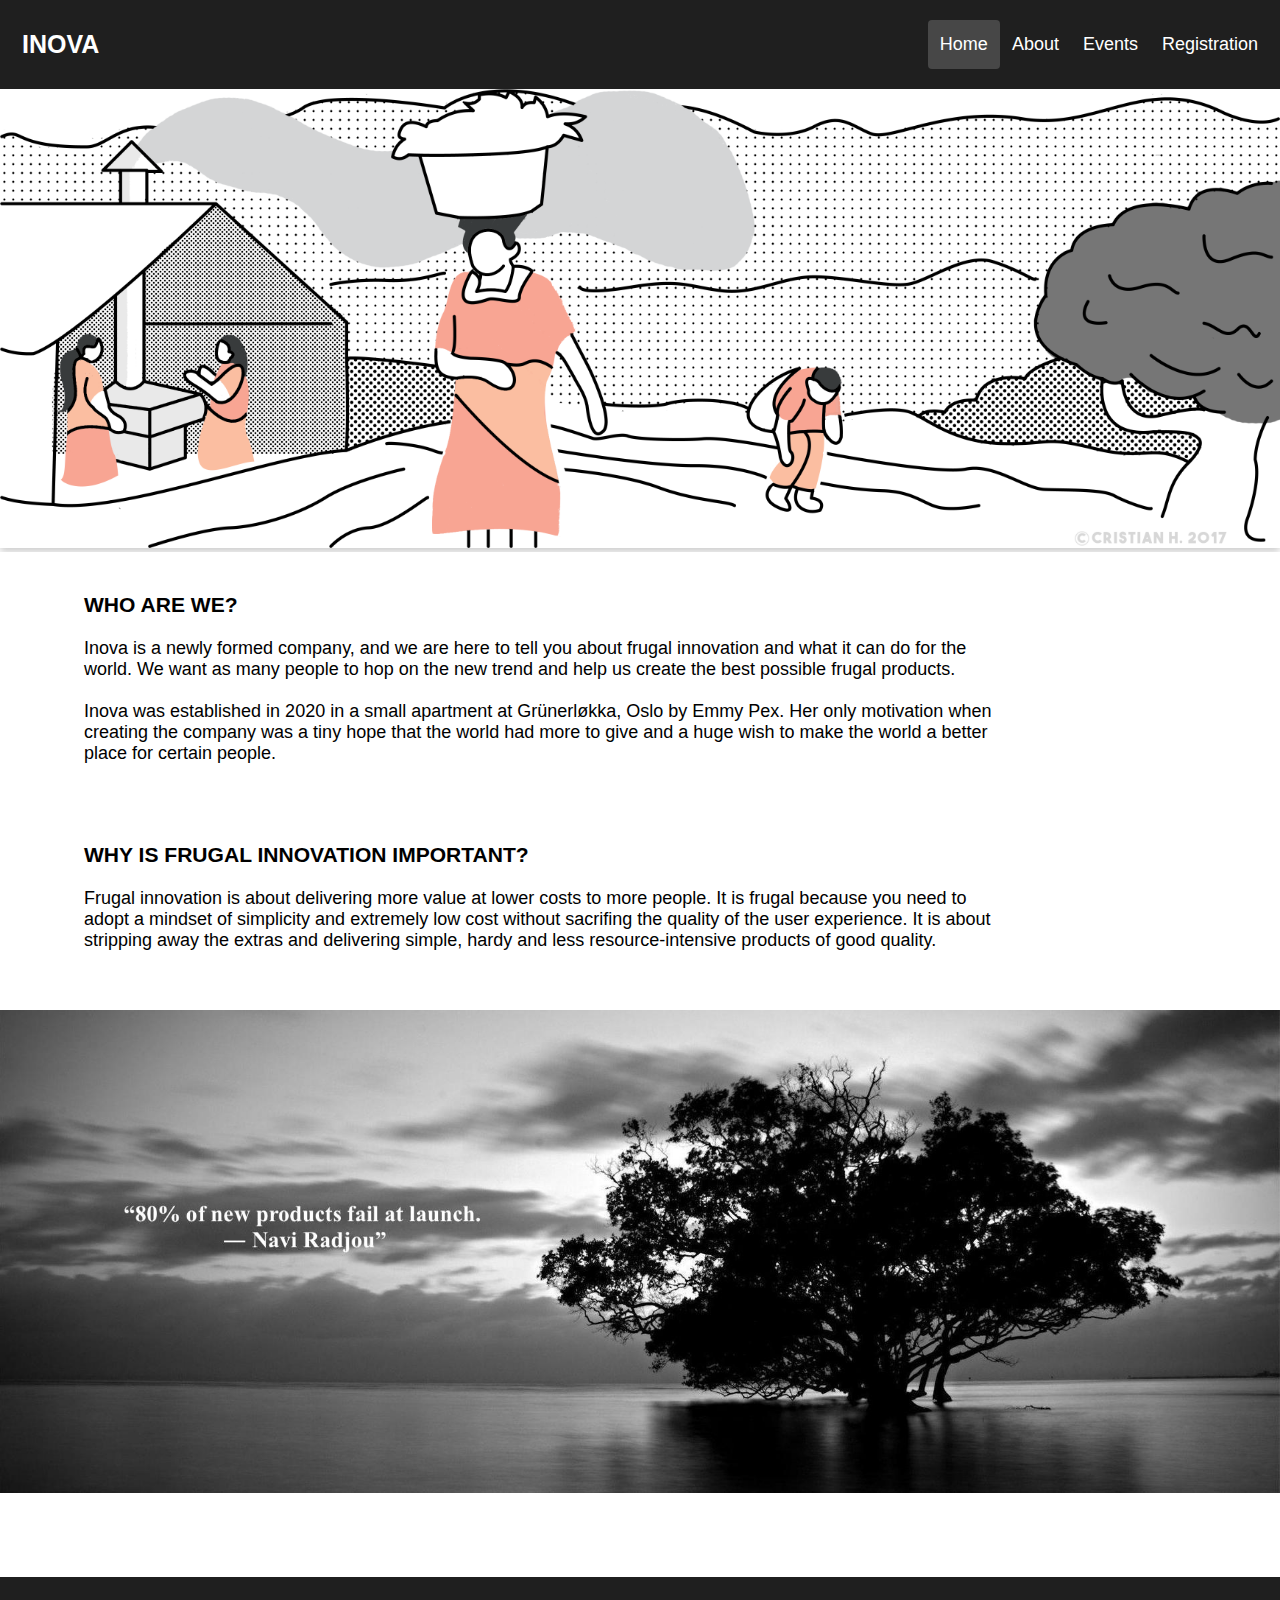
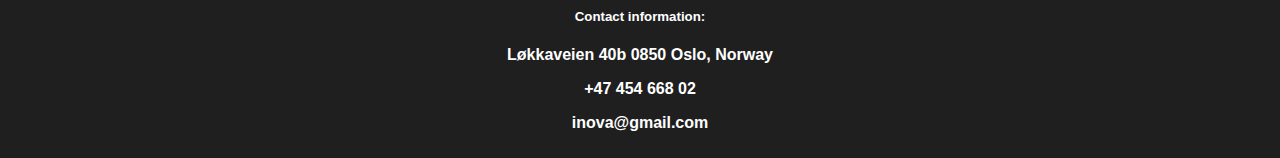
<file: index.html>
<!DOCTYPE html>
<html lang="en">
<head>
    <meta charset="UTF-8">
    <meta name="viewport" content="width=device-width, initial-scale=1.0">
    <title>Home page</title>
    <link rel="stylesheet" href="index_stylesheet.css">
    <style>
        body{
        margin: 0;
        font-family: Arial, Helvetica, sans-serif;
      }
        
      </style>
</head>
<body>

    <div class="header">
        <a href="index.html" class="logo">INOVA</a>
        <div class="header-right">
          <a class="active" href="index.html">Home</a>
          <a  href="about.html">About</a>
          <a href="events.html">Events</a>
          <a href="registration.html">Registration</a>
        </div>
      </div>

      <header>
        <img src="Img/img1.png" alt="innovation">
      </header>

      <div class="container2">
     <div class="text3">
         <h3 style="text-align: left;"><strong>WHO ARE WE?</strong></h3>
         <p>Inova is a newly formed company, and we are here to tell you about frugal innovation and what it can do for 
            the world. We want as many people to hop on the new trend and help us create the best possible frugal products. 
            <br><br>
            Inova was established in 2020 in a small apartment at Grünerløkka, Oslo by Emmy Pex. Her only motivation when 
            creating the company was a tiny hope that the world had more to give and a huge wish to make the world a better 
            place for certain people.
            </p>

        </div>
     <div class="text4">
         <h3 style="text-align: left;"><strong>WHY IS FRUGAL INNOVATION IMPORTANT?</strong></h3>
         <p>Frugal innovation is about delivering more value at lower costs to more people. It is frugal because you 
            need to adopt a mindset of simplicity and extremely low cost without sacrifing the quality of the user 
            experience. It is about stripping away the extras and delivering simple, hardy and less resource-intensive 
            products of good quality.</p>
<br>
         
      </div>
     </div>

    <div>
        <div class="container3">

          
            <img class="img-back"src="Img/bnwnature.jpg" alt="black and white picture">

            <div class ="divcenter"></div>
          

        </div>
    </div>


    <footer class="footer">
      <div class="footer-right">
        <h5>Contact information:</h5>
        <div>
        <i class="place"></i>
        <p><span>Løkkaveien 40b</span> 0850 Oslo, Norway</p>
        </div>
     
        <div>
        <i class="phone"></i>
        <p>+47 454 668 02</p>
        </div>
     
        <div>
        <i class="mail"></i>
        <p><a class="mail" href="mailto:inova@gmail.com">inova@gmail.com</a></p>
        </div>
     
        </div>
    </footer>
    
</body>
</html>
</file>
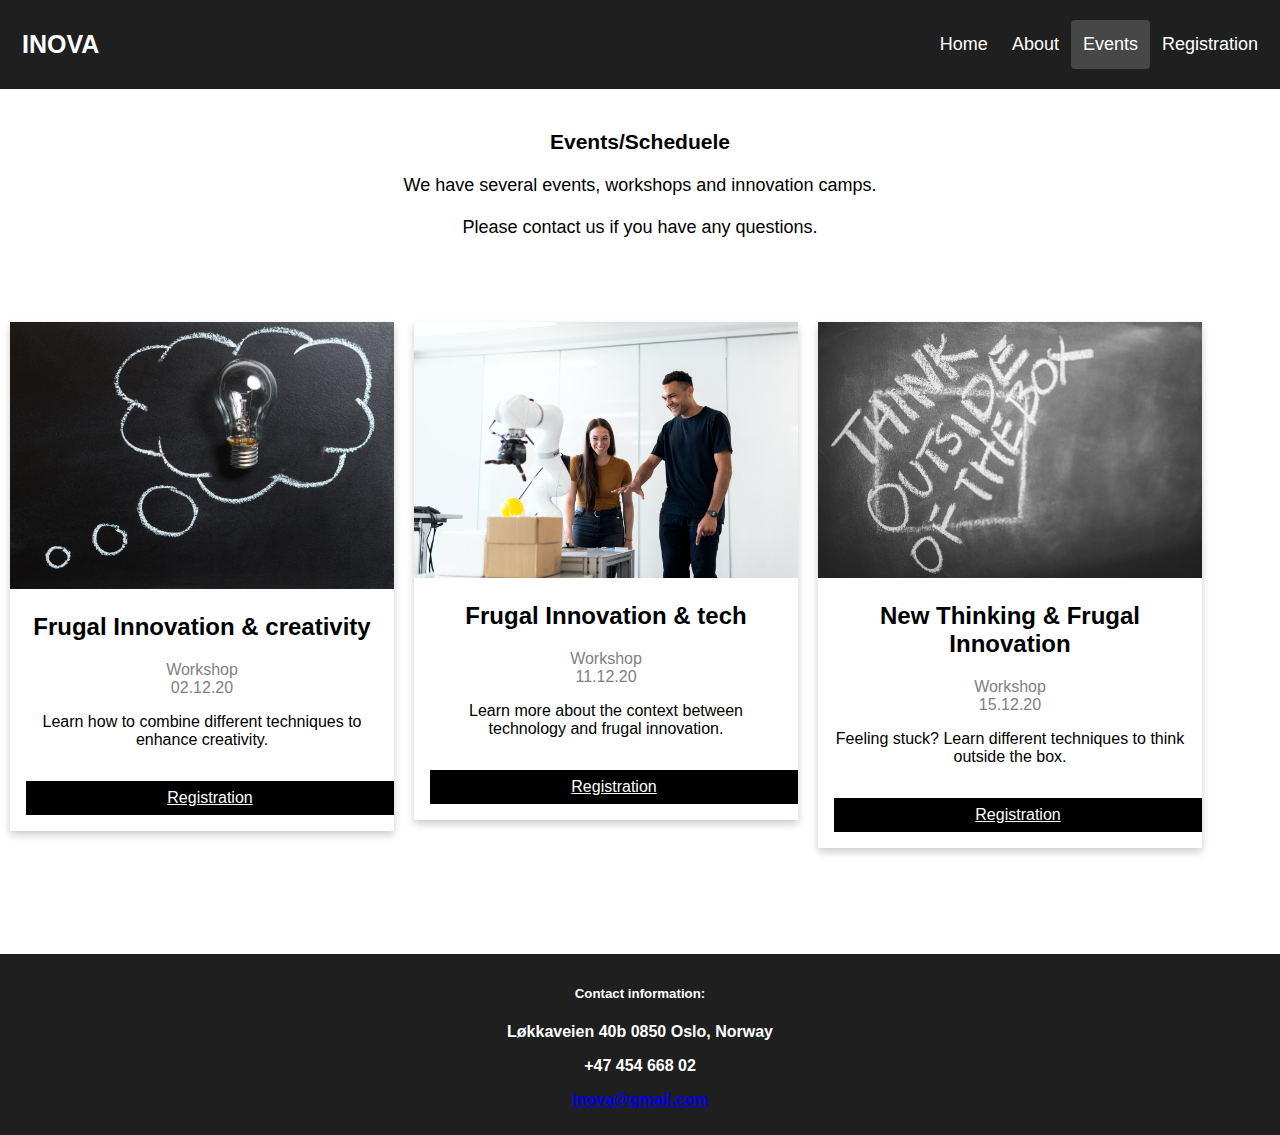
<file: events.html>
<!DOCTYPE html>
<html lang="en">
<head>
    <meta charset="UTF-8">
    <meta name="viewport" content="width=device-width, initial-scale=1.0">
    <title>Events</title>
    <link rel="stylesheet" href="registration.css">
    <style>
        body{
        margin: 0;
        font-family: Arial, Helvetica, sans-serif;
      }
        
      </style>
</head>
<body>

    <div class="header">
        <a href="index.html" class="logo">INOVA</a>
        <div class="header-right">
          <a href="index.html">Home</a>
          <a href="about.html">About</a>
          <a class="active" href="events.html">Events</a>
          <a href="registration.html">Registration</a>
        </div>
      </div>
    
      <div class="container2">
        <div class="text3">
            <h3 style="text-align: center;"><strong>Events/Scheduele</strong></h3>
            <p style="text-align: center;">We have several events, workshops and innovation camps. <br> <br> Please contact us if you have any questions.</p>
           </div>
      </div>
<br><br>

      <div class="row">
        <div class="column">
          <div class="card">
            <img src="Img/pexels-pixabay-355952.jpg" alt="Bilde av Emmy E fra Pexels" style="width:100%">
            <div class="container">
              <h2>Frugal Innovation & creativity</h2>
              <p class="title">Workshop <br> 02.12.20</p>
              <p>Learn how to combine different techniques to enhance creativity.</p>
              <p class="button">
                  <a href="registration.html" style="color: white;">
                      Registration
                  </a>
              </p>
            </div>
          </div>
        </div>
      
        <div class="column">
          <div class="card">
            <img src="Img/pexels-thisisengineering-3913031.jpg" alt="mentatdgt fra Pexels" style="width:100%">
            <div class="container">
              <h2>Frugal Innovation & tech</h2>
              <p class="title">Workshop <br> 11.12.20</p>
              <p>Learn more about the context between technology and frugal innovation.</p>
              <p class="button">
                <a href="registration.html" style="color: white;">
                    Registration
                </a>
            </p>
            </div>
          </div>
        </div>
      
        <div class="column">
          <div class="card">
            <img src="Img/pexels-kaboompics-com-6375.jpg" alt="mentatdgt fra Pexels" style="width:100%">
            <div class="container">
              <h2>New Thinking & Frugal Innovation</h2>
              <p class="title">Workshop <br> 15.12.20</p>
              <p>Feeling stuck? Learn different techniques to think outside the box. </p>
              <p class="button">
                <a href="registration.html" style="color: white;">
                    Registration
                </a>
            </p>
            </div>
          </div>
        </div>
      </div>
    
      <footer class="footer">
        <div class="footer-right">
          <h5>Contact information:</h5>
          <div>
          <i class="place"></i>
          <p><span>Løkkaveien 40b</span> 0850 Oslo, Norway</p>
          </div>
       
          <div>
          <i class="phone"></i>
          <p>+47 454 668 02</p>
          </div>
       
          <div>
          <i class="mail"></i>
          <p><a href="mailto:inova@gmail.com">inova@gmail.com</a></p>
          </div>
       
          </div>
      </footer>


</body>
</html>
</file>
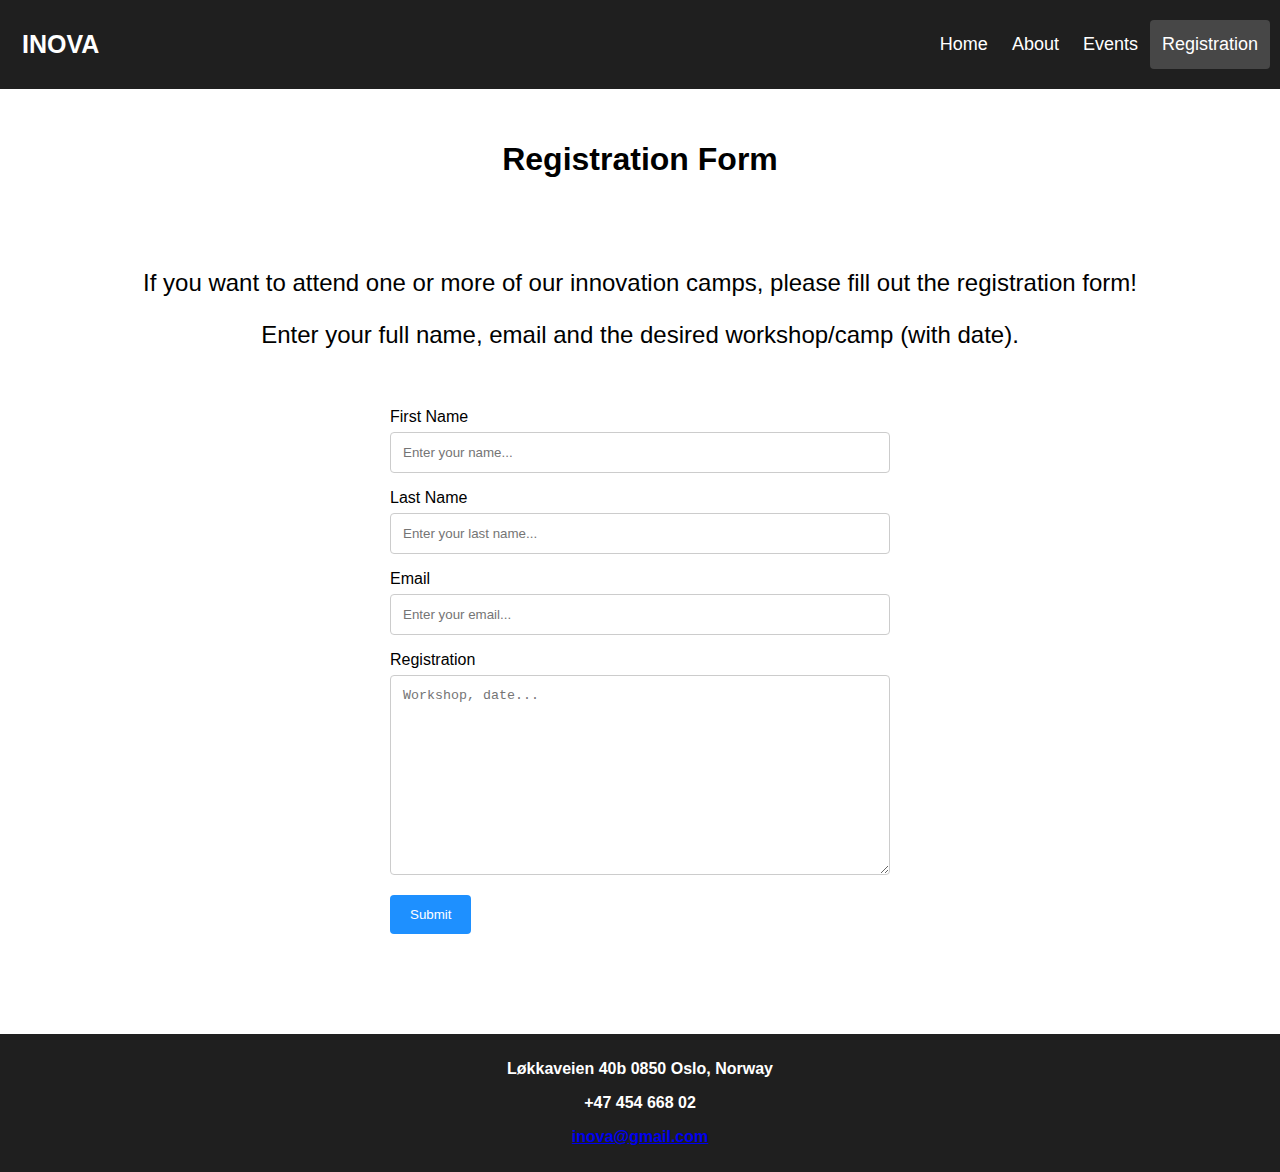
<file: registration.html>
<!DOCTYPE html>
<html lang="en">
<head>
    <meta charset="UTF-8">
    <meta name="viewport" content="width=device-width, initial-scale=1.0">
    <title>Registration</title>
    <link rel="stylesheet" href="registration.css">
    <style>
      body{
      margin: 0;
      font-family: Arial, Helvetica, sans-serif;
    }
      
    </style>
</head>


<body>
  <div class="header">
    <a href="index.html" class="logo">INOVA</a>
    <div class="header-right">
      <a href="index.html">Home</a>
      <a href="about.html">About</a>
      <a href="events.html">Events</a>
      <a class="active" href="#registration">Registration</a>
    </div>
  </div>

  <div class="introduction">
    <h3 class="text"><strong>Registration Form</strong></h3>
    <div class="text2">
    <p>If you want to attend one or more of our innovation camps, please fill out the registration form!</p> 
    <p>Enter your full name, email and the desired workshop/camp (with date).</p>
  </div>
  </div>

<div class="container1">
  <form action="/action_page.php">
    <label for="fname">First Name</label>
    <input type="text" id="fname" name="firstname" placeholder="Enter your name...">

    <label for="lname">Last Name</label>
    <input type="text" id="lname" name="lastname" placeholder="Enter your last name...">

    <label for="email">Email</label>
    <input type="text" id="email" name="emailadress" placeholder="Enter your email...">

    <label for="subject">Registration</label>
    <textarea id="subject" name="subject" placeholder="Workshop, date..." style="height:200px"></textarea>

    <input type="submit" value="Submit">
  </form>
</div>

<footer class="footer">
  <div class="footer-right">
		<div>
		<i class="place"></i>
		<p><span>Løkkaveien 40b</span> 0850 Oslo, Norway</p>
		</div>
 
		<div>
		<i class="phone"></i>
		<p>+47 454 668 02</p>
		</div>
 
		<div>
		<i class="mail"></i>
		<p><a href="mailto:inova@gmail.com">inova@gmail.com</a></p>
		</div>
 
		</div>
</footer>
    
</body>
</html>
</file>
<file: index_stylesheet.css>
/* Placement */
.header {
    overflow: hidden;
    background-color: #1f1f1f;
    padding: 20px 10px;
  }
  
  /* Style the links */
  .header a {
    float: left;
    color: white;
    text-align: center;
    padding: 12px;
    text-decoration: none;
    font-size: 18px;
    line-height: 25px;
    border-radius: 4px;
  }
  
  /* Style the logo link */
  .header a.logo {
    font-size: 25px;
    font-weight: bold;
  }
  
  /* Background color with mouse-over */
  .header a:hover {
    background-color: #ddd;
    color: black;
    text-decoration-line: underline;
  }
  
  /* Style active/current link */
  .header a.active {
    background-color: rgb(71, 71, 71);
    color: white;
  }
  
  /* Float the link section to the right */
  .header-right {
    float: right;
  }
  
  /* When the screen is 500px wide or less, stack the links on top of each other */
  @media screen and (max-width: 500px) {
    .header a {
      float: none;
      display: block;
      text-align: left;
    }
    .header-right {
      float: none;
    }
  }

  /* Style introduction */
  .introduction{    
    margin-left: 0px;
    margin-top: 0px;
    margin-right: 0px;
    border: 0px solid black;
    text-align: center;
  }

  header {
    overflow: hidden;
  }
  header img {
    margin-left: 50%;
    transform: translateX(-50%);
    width: 100%;
    height: auto;
    box-shadow: 0 4px 8px 0 rgba(0, 0, 0, 0.2);
    
  }

  .container2{
    width: 90%;
    margin: 0 auto;
  }
  .container3{
    position: relative;
    text-align: center;
    color: #fff;
    z-index: -1;
    font-family: "Montserrat", sans-serif;
    width: 100%;
    height: auto;
  }


  
  .divcenter{
    position: absolute;
    text-align: left;
    display: inline-block;
    top: 50%;
    left: 23%;
    transform: translate(-50%, -30%);
    
    padding: 0px;
    font-family: Times;
  }
  @media screen and (max-width: 600px){
    .divcenter{
      font-size: 15px;
      padding-left: 30px;
    }
}
  .img-back{
    width: 100%;
    height: auto;
  }

  /* Style text */
  .text{
    text-align: center;
    color: black;
    font-size: xx-large;
    font-family: 'Gill Sans', 'Gill Sans MT', Calibri, 'Trebuchet MS', sans-serif;
    background-color: rgb(255, 255, 255);
    padding: 20px;
    border-radius: 5px;
  }

  .text2{
    text-align: center;
    color: black;
    font-size: x-large;
    font-family: 'Gill Sans', 'Gill Sans MT', Calibri, 'Trebuchet MS', sans-serif;
    background-color: rgb(255, 255, 255);
    padding: 15px;
    border-radius: 5px;
  }

  .text3{
    color: black;
    font-size: large;
    font-family: 'Gill Sans', 'Gill Sans MT', Calibri, 'Trebuchet MS', sans-serif;
    background-color: rgb(255, 255, 255);
    padding: 20px;
    border-radius: 5px;
    max-width: 80%;
  }

  .text4{
    color: black;
    font-size: large;
    font-family: 'Gill Sans', 'Gill Sans MT', Calibri, 'Trebuchet MS', sans-serif;
    background-color: rgb(255, 255, 255);
    padding: 20px;
    border-radius: 5px;
    max-width: 80%;
  }

.title {
  color: grey;
}

.button {
  border: none;
  outline: 0;
  display: inline-block;
  padding: 8px;
  color: white;
  background-color: #000;
  text-align: center;
  cursor: pointer;
  width: 100%;
}

.button:hover {
  background-color: #555;
}


.footer{
  background-color: #1f1f1f;
  color: white;
	box-shadow: 0 1px 1px 0 rgba(0, 0, 0, 0.12);
	box-sizing: border-box;
	width: 100%;
	text-align: center;
	font: bold 16px sans-serif;
    text-decoration: none;
	padding: 10px 9px;
	margin-top: 80px;
}
.mail{
    text-decoration: none;
    color: white;
}
.mail a.hoover{
    color: gray;
}
</file>
<file: registration.css>
/* Placement */
.header {
    overflow: hidden;
    background-color: #1f1f1f;
    padding: 20px 10px;
  }
  
  /* Style the links */
  .header a {
    float: left;
    color: white;
    text-align: center;
    padding: 12px;
    text-decoration: none;
    font-size: 18px;
    line-height: 25px;
    border-radius: 4px;
  }
  
  /* Style the logo link */
  .header a.logo {
    font-size: 25px;
    font-weight: bold;
  }
  
  /* Background color with mouse-over */
  .header a:hover {
    background-color: #ddd;
    color: black;
    text-decoration-line: underline;
  }
  
  /* Style active/current link */
  .header a.active {
    background-color: rgb(71, 71, 71);
    color: white;
  }
  
  /* Float the link section to the right */
  .header-right {
    float: right;
  }
  
  /* When the screen is 500px wide or less, stack the links on top of each other */
  @media screen and (max-width: 500px) {
    .header a {
      float: none;
      display: block;
      text-align: left;
    }
    .header-right {
      float: none;
    }
  }

  /* Style introduction */
  .introduction{    
    margin-left: 0px;
    margin-top: 0px;
    margin-right: 0px;
    border: 0px solid black;
    text-align: center;
  }

  header {
    overflow: hidden;
  }
  header img {
    margin-left: 50%;
    transform: translateX(-50%);
    width: 100%;
    height: auto;
    box-shadow: 0 4px 8px 0 rgba(0, 0, 0, 0.2);
    
  }

  .container2{
    width: 90%;
    margin: 0 auto;
  }

  /* Style text */
  .text{
    text-align: center;
    color: black;
    font-size: xx-large;
    font-family: 'Gill Sans', 'Gill Sans MT', Calibri, 'Trebuchet MS', sans-serif;
    background-color: rgb(255, 255, 255);
    padding: 20px;
    border-radius: 5px;
  }

  .text2{
    text-align: center;
    color: black;
    font-size: x-large;
    font-family: 'Gill Sans', 'Gill Sans MT', Calibri, 'Trebuchet MS', sans-serif;
    background-color: rgb(255, 255, 255);
    padding: 15px;
    border-radius: 5px;
  }

  .text3{
    color: black;
    font-size: large;
    font-family: 'Gill Sans', 'Gill Sans MT', Calibri, 'Trebuchet MS', sans-serif;
    background-color: rgb(255, 255, 255);
    padding: 20px;
    border-radius: 5px;
  }

  .text4{
    color: black;
    font-size: large;
    font-family: 'Gill Sans', 'Gill Sans MT', Calibri, 'Trebuchet MS', sans-serif;
    background-color: rgb(255, 255, 255);
    padding: 20px;
    border-radius: 5px;
  }

  /* Registration form */
  input[type=text], select, textarea {
    width: 100%;
    padding: 12px;
    border: 1px solid #ccc;
    border-radius: 4px;
    box-sizing: border-box;
    margin-top: 6px;
    margin-bottom: 16px;
    resize: vertical;
  }
  
  input[type=submit] {
    background-color: dodgerblue;
    color: white;
    padding: 12px 20px;
    border: none;
    border-radius: 4px;
    cursor: pointer;
  }
  
  input[type=submit]:hover {
    background-color:dodgerblue;
  }
  
  /* Placement registration form */

  .container1 {
    border-radius: 5px;
    background-color: white;
    padding: 20px;
    display: block;
    margin-left: auto;
    margin-right:auto ;
    margin-top:0;
    align-content: center;
    width: 500px;
    
  }
  @media screen and (max-width: 600px){
    .container1{
      width: 100%;  
      position: relative;
      overflow: -moz-hidden-unscrollable;
      width: 300px;
        
    }
  }


  /*STAFF*/

  /* Three columns side by side */
  @media screen and (min-width: 601px){
.column {
  float: left;
  text-align: center;
  width: 33.33%;
  margin-bottom: 16px;
  padding: 10px;
  overflow: -moz-hidden-unscrollable;
  width: 30%;
} 
}
/* Display the columns below each other instead of side by side on small screens */
@media screen and (max-width: 600px) {
  .column {
    width: 100%;
  }
}


/* Add some shadows to create a card effect */
.card {
  box-shadow: 0 4px 8px 0 rgba(0, 0, 0, 0.2);
}

/* Some left and right padding inside the container */
.container {
  padding: 0 16px;
}

/* Clear floats */
.container::after, .row::after {
  content: "";
  clear: both;
  display: table;
}

.title {
  color: grey;
}

.button {
  border: none;
  outline: 0;
  display: inline-block;
  padding: 8px;
  color: white;
  background-color: #000;
  text-align: center;
  cursor: pointer;
  width: 100%;
}

.button:hover {
  background-color: #555;
}


.footer{
  background-color: #1f1f1f;
  color: white;
	box-shadow: 0 1px 1px 0 rgba(0, 0, 0, 0.12);
	box-sizing: border-box;
	width: 100%;
	text-align: center;
	font: bold 16px sans-serif;
 
	padding: 10px 9px;
	margin-top: 80px;
}
</file>
